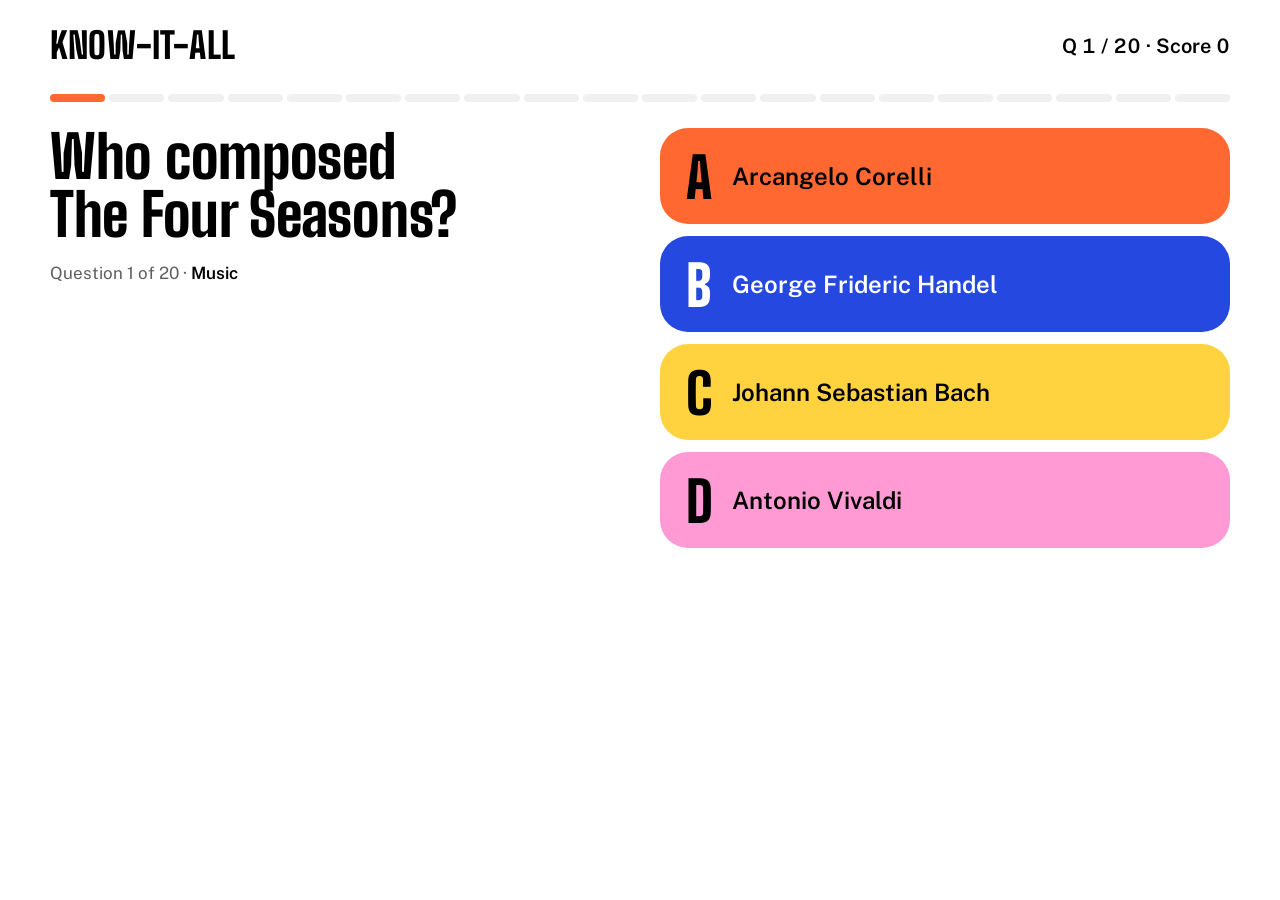
<file: index.html>
<!doctype html>
<html lang="en">
<head>
<meta charset="utf-8">
<meta name="viewport" content="width=device-width,initial-scale=1,viewport-fit=cover">
<meta name="theme-color" content="#ffffff" media="(prefers-color-scheme: light)">
<meta name="theme-color" content="#111111" media="(prefers-color-scheme: dark)">
<title>Know-It-All Quiz</title>
<meta name="claude:viewport-fit-sides" content="cover">
<link rel="preconnect" href="https://fonts.googleapis.com">
<link rel="preconnect" href="https://fonts.gstatic.com" crossorigin>
<link rel="stylesheet" href="https://fonts.googleapis.com/css2?family=Big+Shoulders:wght@800&family=Public+Sans:wght@400;600&display=swap">
<link rel="stylesheet" href="kia.css">
<style>
/* Layout: one column on a phone (question, then the four colour tiles under the thumb);
   on a wide screen the question holds the left half and the tiles stand in the right. */
#app>section{display:flex;flex-direction:column;gap:18px;min-width:0}
.ask{display:grid;grid-template-columns:minmax(0,1fr);gap:18px}
.ask .side{display:flex;flex-direction:column;gap:18px;min-width:0}
.after{display:flex;flex-direction:column;gap:16px}
.after .btn{align-self:stretch}
.review{list-style:none;margin:0;padding:0;display:flex;flex-direction:column;gap:6px}
.review li{display:grid;grid-template-columns:36px minmax(0,1fr);gap:12px;align-items:start;padding:12px 18px 12px 12px;background:var(--surface);border-radius:var(--r)}
.review .m{display:grid;place-items:center;width:36px;height:36px;border-radius:50%}
.review .m svg{width:20px;height:20px}
.review .m.ok{background:var(--accent);color:var(--accent-ink)}
.review .m.bad{background:var(--ink);color:var(--bg)}
.review .qq{font-size:17px;line-height:1.35}
.review .a{display:block;font-weight:600;margin-top:2px}
.score{display:flex;align-items:baseline;gap:12px;flex-wrap:wrap}
.score .n{font-family:var(--f-display);font-weight:800;font-size:clamp(120px,40vw,220px);line-height:.78;font-variant-numeric:tabular-nums;letter-spacing:-.01em}
.score .of{font-family:var(--f-display);font-weight:800;font-size:clamp(40px,12vw,72px);line-height:.8;color:var(--muted)}
.res{display:grid;grid-template-columns:minmax(0,1fr);gap:22px}
.res .top{display:flex;flex-direction:column;gap:16px}
.pct{font-size:22px;line-height:1.35}
.pct b{font-weight:600}
@media (min-width:960px){
  body{--gut:40px}
  .wrap{max-width:1180px;padding-top:24px;gap:26px}
  .mark{font-size:36px}
  .meta{font-size:20px}
  .ask{grid-template-columns:minmax(0,1fr) minmax(0,1fr);grid-template-rows:auto 1fr;grid-template-areas:"side opts" "after opts";column-gap:40px;row-gap:22px;align-items:start}
  .ask .side{grid-area:side} .ask .opts{grid-area:opts} .ask .after{grid-area:after}
  .ask .q{font-size:clamp(48px,4.6vw,68px);line-height:.98}
  .ask .opts{gap:12px}
  .ask .opt{min-height:96px}
  .ask .opt .t{font-size:24px}
  .ask .opt .k{font-size:56px;width:38px}
  .res{grid-template-columns:minmax(0,1fr) minmax(0,1.15fr);gap:48px;align-items:start}
  .res .top{position:sticky;top:24px}
  .hz{max-width:760px}
}
</style>
</head>
<body>

<a class="skip" href="#app">Skip to the quiz</a>
<div class="wrap">
  <header class="bar">
    <span class="mark" translate="no">Know-It-All</span>
    <span class="meta" id="meta" aria-live="polite">Q 1 / 20 · Score 0</span>
  </header>
  <div class="track" id="track" aria-hidden="true"></div>
  <main id="app" tabindex="-1"></main>
</div>

<script>
const Q=[
 {s:"Geography",q:"What is the capital of Switzerland?",a:"Bern",w:["Zurich","Geneva","Basel"],x:"Switzerland officially calls Bern its “federal city” rather than its capital. Zurich is the largest city."},
 {s:"Geography",q:"Which is the smallest of the world's five oceans?",a:"The Arctic Ocean",w:["The Southern Ocean","The Indian Ocean","The Atlantic Ocean"],x:"The Arctic is also the shallowest, and much of it is covered in sea ice."},
 {s:"History",q:"Who led the first expedition to reach the South Pole?",a:"Roald Amundsen",w:["Robert Falcon Scott","Ernest Shackleton","Edmund Hillary"],x:"Amundsen's Norwegian team got there on December 14, 1911. Scott arrived about five weeks later and died on the way back."},
 {s:"Geography",q:"Which African country has the largest population?",a:"Nigeria",w:["Ethiopia","Egypt","South Africa"],x:"Nigeria has more than 220 million people. Ethiopia is second."},
 {s:"History",q:"What is the oldest university in the English-speaking world?",a:"Oxford",w:["Cambridge","Harvard","St Andrews"],x:"Teaching at Oxford dates back to at least 1096. Cambridge was founded in 1209 by scholars leaving Oxford."},
 {s:"Music",q:"Who composed The Four Seasons?",a:"Antonio Vivaldi",w:["Johann Sebastian Bach","George Frideric Handel","Arcangelo Corelli"],x:"It's a set of four violin concertos, published in 1725, one for each season."},
 {s:"History",q:"Which treaty ended World War I between Germany and the Allies?",a:"The Treaty of Versailles",w:["The Treaty of Brest-Litovsk","The Treaty of Trianon","The Treaty of Paris"],x:"It was signed in 1919. Brest-Litovsk was Russia's separate peace with Germany in 1918, and Trianon dealt with Hungary."},
 {s:"Geography",q:"What is the largest island in the world?",a:"Greenland",w:["New Guinea","Borneo","Madagascar"],x:"Australia is counted as a continent, so Greenland, at about 2.2 million km², is the largest island."},
 {s:"Space",q:"Which planet is closest to Earth in size?",a:"Venus",w:["Mars","Mercury","Neptune"],x:"Venus is about 95% of Earth's diameter, which is why it's sometimes called Earth's twin."},
 {s:"Literature",q:"Who wrote War and Peace?",a:"Leo Tolstoy",w:["Fyodor Dostoevsky","Anton Chekhov","Ivan Turgenev"],x:"It was published in the 1860s and follows Russian families through Napoleon's invasion of 1812."},
 {s:"Geography",q:"What is the capital of Brazil?",a:"Brasília",w:["Rio de Janeiro","São Paulo","Salvador"],x:"Brasília was built from scratch and became the capital in 1960. Rio was the capital before that."},
 {s:"World",q:"How many member states does the United Nations have?",a:"193",w:["195","188","201"],x:"The Vatican and Palestine are observer states, which is why 195 often comes up as the count of countries."},
 {s:"Art",q:"Which sculptor created The Thinker?",a:"Auguste Rodin",w:["Michelangelo","Donatello","Antonio Canova"],x:"It began as a figure of Dante for Rodin's Gates of Hell, a giant bronze doorway."},
 {s:"Science",q:"Roughly how fast does light travel?",a:"300,000 km per second",w:["30,000 km per second","3,000,000 km per second","300,000 km per hour"],x:"The exact figure is 299,792 km/s. Light could go around Earth about 7.5 times in one second."},
 {s:"History",q:"Which country was the first to give all women the right to vote in national elections?",a:"New Zealand",w:["The United States","The United Kingdom","Finland"],x:"New Zealand did it in 1893. Finland followed in 1906 and was the first to let women stand for parliament."},
 {s:"History",q:"In which country is the ancient city of Petra?",a:"Jordan",w:["Egypt","Lebanon","Syria"],x:"The Nabataeans carved it into rose-red cliffs over 2,000 years ago."},
 {s:"History",q:"Suleiman the Magnificent ruled which empire?",a:"The Ottoman Empire",w:["The Persian Empire","The Mughal Empire","The Byzantine Empire"],x:"He reigned from 1520 to 1566, at the empire's peak. The Turks called him Suleiman the Lawgiver."},
 {s:"Culture",q:"What is the longest-running show in Broadway history?",a:"The Phantom of the Opera",w:["Cats","Chicago","The Lion King"],x:"It ran for 35 years and nearly 14,000 performances before closing in 2023."},
 {s:"Biology",q:"Which immune cells turn into plasma cells that produce antibodies?",a:"B cells",w:["T cells","Neutrophils","Macrophages"],x:"Activated B cells become plasma cells, which can each release thousands of antibodies a second. T cells kill infected cells and coordinate the response."},
 {s:"Electronics",q:"An ideal op amp is wired as a non-inverting amplifier with an 8 kΩ feedback resistor and a 2 kΩ resistor to ground. With 1.2 V in, what is the output?",a:"6 V",w:["4.8 V","−4.8 V","0.24 V"],x:"Non-inverting gain is 1 + Rf/R1 = 1 + 8/2 = 5, so 1.2 V × 5 = 6 V. 4.8 V forgets the +1, and −4.8 V uses the inverting formula."}
];
const L="ABCD", app=document.getElementById("app"), meta=document.getElementById("meta"), track=document.getElementById("track");
const RM=matchMedia("(prefers-reduced-motion: reduce)");
const SVG={ok:'<svg viewBox="0 0 24 24" aria-hidden="true"><path d="M5 12.5l4.5 4.5L19 7.5" fill="none" stroke="currentColor" stroke-width="3.2" stroke-linecap="round" stroke-linejoin="round"/></svg>',
  bad:'<svg viewBox="0 0 24 24" aria-hidden="true"><path d="M7 7l10 10M17 7L7 17" fill="none" stroke="currentColor" stroke-width="3.2" stroke-linecap="round"/></svg>'};
let order, i, score, log;
function shuffle(a){a=a.slice();for(let k=a.length-1;k>0;k--){const j=Math.floor(Math.random()*(k+1));[a[k],a[j]]=[a[j],a[k]]}return a}
function el(t,c,txt){const e=document.createElement(t);if(c)e.className=c;if(txt!=null)e.textContent=txt;return e}
function icon(k){const t=document.createElement("template");t.innerHTML=SVG[k];return t.content.firstChild}
function badge(kind,text){const b=el("span","badge");b.append(icon(kind),text);return b}
const rise=e=>{e.setAttribute("data-rise","");return e};
function screen(...parts){const c=el("section","scr");c.append(...parts);c.querySelectorAll("[data-rise]").forEach((e,k)=>e.style.setProperty("--i",Math.min(k,8)));app.replaceChildren(c);return c}
function drawTrack(){track.innerHTML="";for(let k=0;k<Q.length;k++){const b=el("i");if(k<log.length)b.className=log[k].ok?"ok":"bad";else if(k===i)b.className="now";track.append(b)}}
function start(){order=shuffle(Q).map(q=>({...q,c:shuffle([q.a,...q.w])}));i=0;score=0;log=[];track.hidden=false;ask();scrollTo(0,0)}
function ask(){
  const q=order[i];meta.textContent=`Q ${i+1} / ${Q.length} · Score ${score}`;drawTrack();
  const cap=el("p","cap",`Question ${i+1} of ${Q.length} · `);cap.append(el("b",null,q.s));
  const side=el("div","side");side.append(rise(el("h1","q",q.q)),rise(cap));
  const opts=el("div","opts");
  q.c.forEach((t,k)=>{const b=el("button","opt");b.id=`opt-${i}-${k}`;b.dataset.k=k;b.style.setProperty("--k",k);
    b.append(el("span","k",L[k]),el("span","t",t));b.onclick=()=>answer(k,opts,side);opts.append(b)});
  const a=el("div","ask");a.append(side,opts);screen(a);
}
function answer(k,opts,side){
  const q=order[i],ok=q.c[k]===q.a;if(ok)score++;log.push({ok,q});
  opts.classList.add("revealed");
  [...opts.children].forEach((b,j)=>{b.disabled=true;
    if(q.c[j]===q.a){b.classList.add("right");b.append(badge("ok",j===k?"Your pick":"Answer"))}
    else if(j===k){b.classList.add("wrong");b.append(badge("bad","Your pick"))}
    else b.classList.add("dim")});
  const v=el("div","verdict "+(ok?"ok":"bad"));v.setAttribute("role","status");
  v.append(el("span","p",ok?"Nice. One more point.":`The answer is ${q.a}.`),el("span","w",ok?"Correct":"Not quite"));
  const why=el("p","why");why.append(el("b",null,ok?"Correct. ":"Answer: "+q.a+". "),q.x);
  const n=el("button","btn wide",i+1<Q.length?"Next Question":"Final Question");n.id="next";
  n.onclick=()=>{i++;i<Q.length?ask():hazel()};
  const after=el("div","after");after.append(v,why,n);side.parentElement.append(after);
  n.focus({preventScroll:true});n.scrollIntoView({block:"nearest",behavior:RM.matches?"auto":"smooth"});
  meta.textContent=`Q ${i+1} / ${Q.length} · Score ${score}`;drawTrack();
}
function hazel(){
  meta.textContent=`Done · Score ${score} / ${Q.length}`;drawTrack();
  const t=el("textarea");t.id="hazel";t.name="hazel";t.autocomplete="off";t.setAttribute("aria-label","Your answer");t.placeholder="Write your answer…";
  const b=el("button","btn wide","Finish");b.id="finish";
  b.onclick=()=>{t.value="";results()};   // answer is intentionally discarded
  const w=el("div","hz");w.style.cssText="display:flex;flex-direction:column;gap:18px";
  w.append(rise(el("h1","shout","What is hazel?")),rise(el("p","note","Final question · Open response · Not scored")),
    rise(el("p","lead","Type whatever you like. It isn't saved or sent anywhere.")),rise(t),rise(b));
  screen(w);scrollTo(0,0);
}
function results(){
  const pct=Math.round(score/Q.length*100);
  const verdict=pct>=90?"Certified know-it-all.":pct>=75?"Seriously sharp.":pct>=60?"Solid. You know your stuff.":pct>=40?"Not bad at all.":"Tough one. Try it again?";
  meta.textContent=`Done · Score ${score} / ${Q.length}`;track.hidden=true;
  const sc=el("div","score");sc.setAttribute("aria-label",`${score} out of ${Q.length}`);sc.append(el("span","n",String(score)),el("span","of",`/ ${Q.length}`));
  const p=el("p","pct");p.append(el("b",null,`${pct}%. `),verdict);
  const again=el("button","btn wide","Take It Again");again.id="again";again.onclick=start;
  const top=el("div","top");top.append(el("h1","sr","Your results"),rise(sc),rise(p),rise(again));
  const ul=el("ol","review");ul.setAttribute("aria-label","Your answers");
  log.forEach((r,k)=>{const li=el("li"),m=el("span","m "+(r.ok?"ok":"bad"));m.append(icon(r.ok?"ok":"bad"),el("span","sr",r.ok?"Right":"Wrong"));
    const d=el("div","qq",`${r.q.q}`);d.append(el("span","a",r.q.a));li.append(m,d);ul.append(li)});
  const res=el("div","res");res.append(top,rise(ul));screen(res);scrollTo(0,0);
}
start();
</script>
</body>
</html>
</file>
<file: kia.css>
/* Know-It-All design system. Loud and flat: a street-poster game show.
   Big Shoulders shouts, Public Sans explains. Flat fields, one radius, no lines, no shadows.
   Four answer colours are fields with their own inks; mint means "go" and "correct". */
:root{
  --bg:#ffffff; --surface:#f0f0f0; --field:#c5c5c5; --ink:#000000; --muted:#5f5f5f;
  --accent:#a7ff9c; --accent-hi:#8ef081; --accent-ink:#000000;
  --a0:#ff6831; --a0-ink:#000000;   /* A orange */
  --a1:#2448e0; --a1-ink:#ffffff;   /* B cobalt */
  --a2:#ffd23f; --a2-ink:#000000;   /* C yellow */
  --a3:#ff9ad5; --a3-ink:#000000;   /* D pink   */
  --r:28px; --gut:16px;
  --f-display:"Big Shoulders","Arial Narrow",Impact,system-ui,sans-serif;
  --f-text:"Public Sans",system-ui,-apple-system,"Segoe UI",Roboto,sans-serif;
  --ease-out:cubic-bezier(.22,1,.36,1); --ease-io:cubic-bezier(.76,0,.24,1); --ease-soft:cubic-bezier(.33,1,.68,1);
  --t-press:140ms; --t-hover:180ms; --t-ui:240ms; --t-reveal:800ms;
  color-scheme:light;
}
@media (prefers-color-scheme:dark){:root:not([data-theme="light"]){
  --bg:#111111; --surface:#1e1e1e; --field:#3a3a3a; --ink:#f3f3f3; --muted:#a6a6a6; --accent-hi:#c4ffbb; color-scheme:dark}}
:root[data-theme="dark"]{
  --bg:#111111; --surface:#1e1e1e; --field:#3a3a3a; --ink:#f3f3f3; --muted:#a6a6a6; --accent-hi:#c4ffbb; color-scheme:dark}

*{box-sizing:border-box}
html{-webkit-text-size-adjust:100%;text-size-adjust:100%}
html,body{margin:0;min-height:100%}
body{background:var(--bg);color:var(--ink);font-family:var(--f-text);font-size:18px;line-height:1.5;
  font-kerning:normal;-webkit-tap-highlight-color:transparent;overflow-x:hidden;
  padding-top:env(safe-area-inset-top,0px);padding-bottom:max(24px,env(safe-area-inset-bottom,0px));
  padding-left:max(var(--gut),env(safe-area-inset-left,0px));padding-right:max(var(--gut),env(safe-area-inset-right,0px))}
@media (pointer:fine){html{overscroll-behavior:none}}
p{margin:0;text-wrap:pretty}
h1,h2{margin:0;font-family:var(--f-display);font-weight:800;line-height:.9;letter-spacing:-.005em;text-wrap:balance}
[hidden]{display:none!important}
::selection{background:var(--accent);color:var(--accent-ink)}
.muted{color:var(--muted)}
.num{font-variant-numeric:tabular-nums}
.skip{position:absolute;left:16px;top:-80px;z-index:9;background:var(--ink);color:var(--bg);font-weight:600;padding:12px 18px;border-radius:999px;text-decoration:none}
.skip:focus{top:max(12px,env(safe-area-inset-top,0px))}
#app:focus{outline:none}
#app:focus-visible{outline:3px solid var(--ink);outline-offset:6px;border-radius:8px}
.sr{position:absolute;width:1px;height:1px;overflow:hidden;clip:rect(0 0 0 0);white-space:nowrap}

/* frame */
.wrap{max-width:640px;margin:0 auto;display:flex;flex-direction:column;gap:20px;padding-top:14px}
.bar{display:flex;align-items:center;justify-content:space-between;gap:12px;min-height:44px}
.mark{font-family:var(--f-display);font-weight:800;font-size:28px;line-height:1;text-transform:uppercase;letter-spacing:.005em;color:var(--ink);text-decoration:none;white-space:nowrap}
.mark b{display:inline-block;background:var(--accent);color:var(--accent-ink);border-radius:10px;padding:2px 8px 0;margin-left:6px;font-weight:800}
.meta{font-size:16px;font-weight:600;font-variant-numeric:tabular-nums;color:var(--ink);text-align:right;white-space:nowrap}
.meta .muted{font-weight:400}
.track{display:grid;grid-auto-flow:column;grid-auto-columns:1fr;gap:4px}
.track i{height:8px;border-radius:4px;background:var(--surface);transform-origin:left center}
.track i.done{background:var(--ink)}
.track i.ok{background:var(--accent)}
.track i.bad{background:var(--field)}
.track i.now{background:var(--a0)}

/* type roles */
.q{font-family:var(--f-display);font-weight:800;font-size:clamp(34px,6.4vw,44px);line-height:1;letter-spacing:-.005em;text-wrap:balance;margin:0}
.cap{font-size:17px;color:var(--muted)}
.cap b{color:var(--ink);font-weight:600}
.shout{font-family:var(--f-display);font-weight:800;text-transform:uppercase;line-height:.86;letter-spacing:0;font-size:clamp(56px,16vw,96px)}
.lead{font-size:20px;line-height:1.4}

/* buttons: one shape, one radius */
.btn{display:inline-flex;align-items:center;justify-content:center;gap:10px;min-height:60px;padding:6px 30px 2px;
  font-family:var(--f-display);font-weight:800;font-size:26px;line-height:1;text-transform:uppercase;letter-spacing:.01em;
  background:var(--accent);color:var(--accent-ink);border:0;border-radius:var(--r);cursor:pointer;touch-action:manipulation;
  transition:transform var(--t-press) var(--ease-out),background-color var(--t-hover) ease,opacity var(--t-hover) ease}
.btn.ghost{background:var(--surface);color:var(--ink)}
.btn.wide{width:100%}
.btn:active:not(:disabled){transform:scale(.97)}
.btn:disabled{opacity:.35;cursor:not-allowed}
.btn:focus-visible,.opt:focus-visible,.chip button:focus-visible,input:focus-visible,textarea:focus-visible{outline:3px solid var(--ink);outline-offset:3px}
@media (hover:hover) and (pointer:fine){
  .btn:hover:not(:disabled){background:var(--accent-hi)}
  .btn.ghost:hover:not(:disabled){background:var(--field)}
}
.row{display:flex;gap:12px;flex-wrap:wrap;align-items:center;justify-content:flex-end}

/* fields */
input,textarea{font:inherit;font-size:20px;color:var(--ink);background:var(--surface);border:0;border-radius:var(--r);padding:16px 22px;width:100%;min-width:0}
input::placeholder,textarea::placeholder{color:var(--muted);opacity:1}
textarea{min-height:150px;resize:vertical;line-height:1.45}
.err{color:var(--ink);font-weight:600;font-size:17px;min-height:1.5em}

/* answer tiles: flat colour fields, the heart of the game */
.opts{display:grid;grid-template-columns:1fr;gap:10px}
.opt{--cc:var(--a0);--ci:var(--a0-ink);position:relative;display:grid;grid-template-columns:auto minmax(0,1fr);align-items:center;column-gap:14px;row-gap:8px;
  width:100%;min-height:78px;padding:12px 18px 12px 20px;text-align:left;font:inherit;
  background:var(--cc);color:var(--ci);border:0;border-radius:var(--r);cursor:pointer;touch-action:manipulation;
  transition:transform var(--t-press) var(--ease-out),opacity 320ms ease}
.opt[data-k="1"]{--cc:var(--a1);--ci:var(--a1-ink)} .opt[data-k="2"]{--cc:var(--a2);--ci:var(--a2-ink)} .opt[data-k="3"]{--cc:var(--a3);--ci:var(--a3-ink)}
.opt .k{font-family:var(--f-display);font-weight:800;font-size:44px;line-height:.8;width:30px;text-align:center;padding-top:4px}
.opt .t{font-weight:600;font-size:20px;line-height:1.25;overflow-wrap:break-word;word-break:normal;hyphens:manual}
.opt .k{grid-row:1;align-self:center}
.opt:has(>:nth-child(3)) .k{grid-row:1 / span 2}
.opt:has(>:nth-child(4)) .k{grid-row:1 / span 3}
.opt .badge{grid-column:2;justify-self:start;display:inline-flex;align-items:center;gap:6px;background:var(--ci);color:var(--cc);border-radius:999px;padding:5px 12px 5px 8px;font-weight:600;font-size:16px;white-space:nowrap}
.opt .badge svg{width:20px;height:20px;flex:none}
.opt:active:not(:disabled){transform:scale(.97)}
.opt:disabled{cursor:default}
.opt::before{content:"";position:absolute;inset:-1px;border-radius:inherit;background:var(--surface);opacity:0;transition:opacity 320ms ease;pointer-events:none}
.opt>*{position:relative}
.opt.dim,.opt.wrong{color:var(--muted)}
.opt.dim::before,.opt.wrong::before{opacity:1}
.opt.dim .k,.opt.wrong .k{color:var(--cc)}
.opt.wrong{color:var(--ink)}
.opt.wrong .t{text-decoration:line-through;text-decoration-thickness:2px}
.opt.wrong .badge{background:var(--ink);color:var(--bg)}
@media (hover:hover) and (pointer:fine){.opt:hover:not(:disabled){transform:translateY(-2px)}}

/* verdict poster: the signature shutter */
.verdict{border-radius:var(--r);padding:18px 22px 20px;display:flex;flex-direction:column;align-items:flex-start;gap:10px;overflow:hidden}
.verdict.ok{background:var(--accent);color:var(--accent-ink)}
.verdict.bad{background:var(--ink);color:var(--bg)}
.verdict.none{background:var(--field);color:var(--ink)}
.verdict .w{font-family:var(--f-display);font-weight:800;text-transform:uppercase;font-size:clamp(64px,19vw,104px);line-height:.8;letter-spacing:0}
.verdict .p{font-weight:600;font-size:18px;font-variant-numeric:tabular-nums}
.why{font-size:18px;line-height:1.5;max-width:62ch}
.why b{font-weight:600}

/* players */
.chips{display:flex;flex-wrap:wrap;gap:8px}
.chip{display:inline-flex;align-items:center;gap:4px;min-height:44px;font-weight:600;font-size:18px;background:var(--surface);color:var(--ink);border-radius:999px;padding:6px 18px;max-width:100%}
.chip .n{overflow:hidden;text-overflow:ellipsis;white-space:nowrap;min-width:0}
.chip.done{background:var(--accent);color:var(--accent-ink)}
.chip.away{opacity:.45}
.chip button{flex:none;display:grid;place-items:center;width:36px;height:36px;margin:-4px -12px -4px 2px;border-radius:50%;border:0;background:transparent;color:inherit;font:inherit;font-size:22px;line-height:1;cursor:pointer;touch-action:manipulation}
@media (hover:hover) and (pointer:fine){.chip button:hover{background:var(--field)}}

/* leaderboard */
.board{list-style:none;margin:0;padding:0;display:flex;flex-direction:column;gap:6px}
.board li{display:grid;grid-template-columns:44px minmax(0,1fr) auto;gap:10px;align-items:center;min-height:58px;padding:8px 20px 8px 14px;background:var(--surface);border-radius:var(--r)}
.board li.me{background:var(--ink);color:var(--bg)}
.board .r{font-family:var(--f-display);font-weight:800;font-size:32px;line-height:1;text-align:center;font-variant-numeric:tabular-nums}
.board .nm{display:flex;align-items:center;gap:8px;min-width:0;font-weight:600;font-size:18px}
.board .nm>span:first-child{overflow:hidden;text-overflow:ellipsis;white-space:nowrap;min-width:0}
.board .pts{font-family:var(--f-display);font-weight:800;font-size:30px;line-height:1;font-variant-numeric:tabular-nums;text-align:right;display:flex;align-items:center;gap:8px}
.pk{flex:none;display:inline-flex;align-items:center;gap:3px;border-radius:999px;padding:2px 8px 2px 9px;font-weight:600;font-size:16px;background:var(--cc);color:var(--ci)}
.pk svg{width:16px;height:16px}
.pk.none{background:transparent;color:inherit;opacity:.7;padding:0;font-weight:400}
.gain{font-family:var(--f-text);font-weight:600;font-size:16px;background:var(--accent);color:var(--accent-ink);border-radius:999px;padding:3px 10px}

/* podium */
.podium{display:grid;grid-template-columns:repeat(3,minmax(0,1fr));gap:8px;align-items:end}
.step{display:flex;flex-direction:column;gap:8px;min-width:0}
.step .who{font-weight:600;font-size:18px;overflow:hidden;text-overflow:ellipsis;white-space:nowrap;text-align:center}
.step .blk{border-radius:var(--r) var(--r) 10px 10px;display:flex;flex-direction:column;justify-content:space-between;padding:14px 12px;transform-origin:bottom center}
.step .place{font-family:var(--f-display);font-weight:800;font-size:44px;line-height:.85;text-transform:uppercase}
.step .sc{display:flex;flex-direction:column;font-size:16px;line-height:1.3;font-variant-numeric:tabular-nums}
.step .sc b{font-weight:600}
.step.p1 .blk{background:var(--accent);color:var(--accent-ink);min-height:170px}
.step.p2 .blk{background:var(--a0);color:var(--a0-ink);min-height:124px}
.step.p3 .blk{background:var(--a1);color:var(--a1-ink);min-height:92px}

.status{font-size:16px;color:var(--muted);min-height:1.5em}
.note{font-size:17px;color:var(--muted)}

/* ---------- motion: transform and opacity only, all of it inside no-preference ---------- */
@media (prefers-reduced-motion:no-preference){
  .scr:not(.still) [data-rise]{animation:rise 620ms var(--ease-out) both;animation-delay:calc(var(--i,0) * 70ms + 40ms)}
  .scr:not(.still) .opts .opt{animation:tile 520ms var(--ease-out) both;animation-delay:calc(var(--k,0) * 60ms + 160ms)}
  .scr:not(.still) .opts.locked .opt{animation:none}
  .scr:not(.still) .opts.locked .opt.pick{animation:thunk 420ms var(--ease-out) both}
  .scr:not(.still) .opts.locked .opt.dim::before{animation:fade 420ms ease both}
  .scr:not(.still) .opts.revealed .opt{animation:none}
  .scr:not(.still) .opts.revealed .opt.right{animation:thunk 520ms var(--ease-out) 380ms both}
  .scr:not(.still) .opts.revealed .opt.dim::before,.scr:not(.still) .opts.revealed .opt.wrong::before{animation:fade 520ms ease 200ms both}
  .scr:not(.still) .opt .badge{animation:pop 360ms var(--ease-out) 420ms both}
  .scr:not(.still) .verdict{animation:shutter 900ms var(--ease-io) both}
  .scr:not(.still) .verdict>*{animation:settle 1100ms var(--ease-soft) both}
  .scr:not(.still) .verdict .p{animation:settle 1100ms var(--ease-soft) 120ms both}
  .chip.new{animation:pop 380ms var(--ease-out) both}
  .scr:not(.still) .step .blk{animation:grow 720ms var(--ease-out) both}
  .scr:not(.still) .step.p3 .blk{animation-delay:150ms} .scr:not(.still) .step.p2 .blk{animation-delay:420ms} .scr:not(.still) .step.p1 .blk{animation-delay:720ms}
  .scr:not(.still) .step .who{animation:rise 500ms var(--ease-out) both}
  .scr:not(.still) .step.p3 .who{animation-delay:500ms} .scr:not(.still) .step.p2 .who{animation-delay:760ms} .scr:not(.still) .step.p1 .who{animation-delay:1080ms}
  .scr:not(.still) .lines .ln>span{display:inline-block;animation:lineup 900ms var(--ease-out) both;animation-delay:calc(var(--i,0) * 110ms + 1150ms)}
  .track i.now{animation:nowin 600ms var(--ease-out) both}
  .gain{animation:pop 380ms var(--ease-out) 700ms both}
}
@media (prefers-reduced-motion:reduce){
  .scr:not(.still) [data-rise],.scr:not(.still) .verdict{animation:fade 260ms ease both}
}
.lines .ln{display:block;overflow:hidden;padding-bottom:.06em;margin-bottom:-.06em}
@keyframes rise{from{opacity:0;transform:translateY(22px)}to{opacity:1;transform:none}}
@keyframes tile{from{opacity:0;transform:translateY(26px) scale(.98)}to{opacity:1;transform:none}}
@keyframes thunk{0%{transform:scale(1)}35%{transform:scale(.94)}100%{transform:scale(1)}}
@keyframes pop{from{opacity:0;transform:scale(.86)}to{opacity:1;transform:none}}
@keyframes shutter{from{clip-path:inset(100% 0 0 0 round var(--r))}to{clip-path:inset(0 0 0 0 round var(--r))}}
@keyframes settle{from{transform:scale(1.12) translateY(10px)}to{transform:none}}
@keyframes grow{from{transform:scaleY(0)}to{transform:none}}
@keyframes lineup{from{transform:translateY(105%)}to{transform:none}}
@keyframes nowin{from{transform:scaleX(0)}to{transform:none}}
@keyframes fade{from{opacity:0}to{opacity:1}}
.chip button.arm{width:auto;border-radius:999px;padding:0 14px;margin-right:-10px;font-size:16px;font-weight:600;background:var(--ink);color:var(--bg)}
</file>
